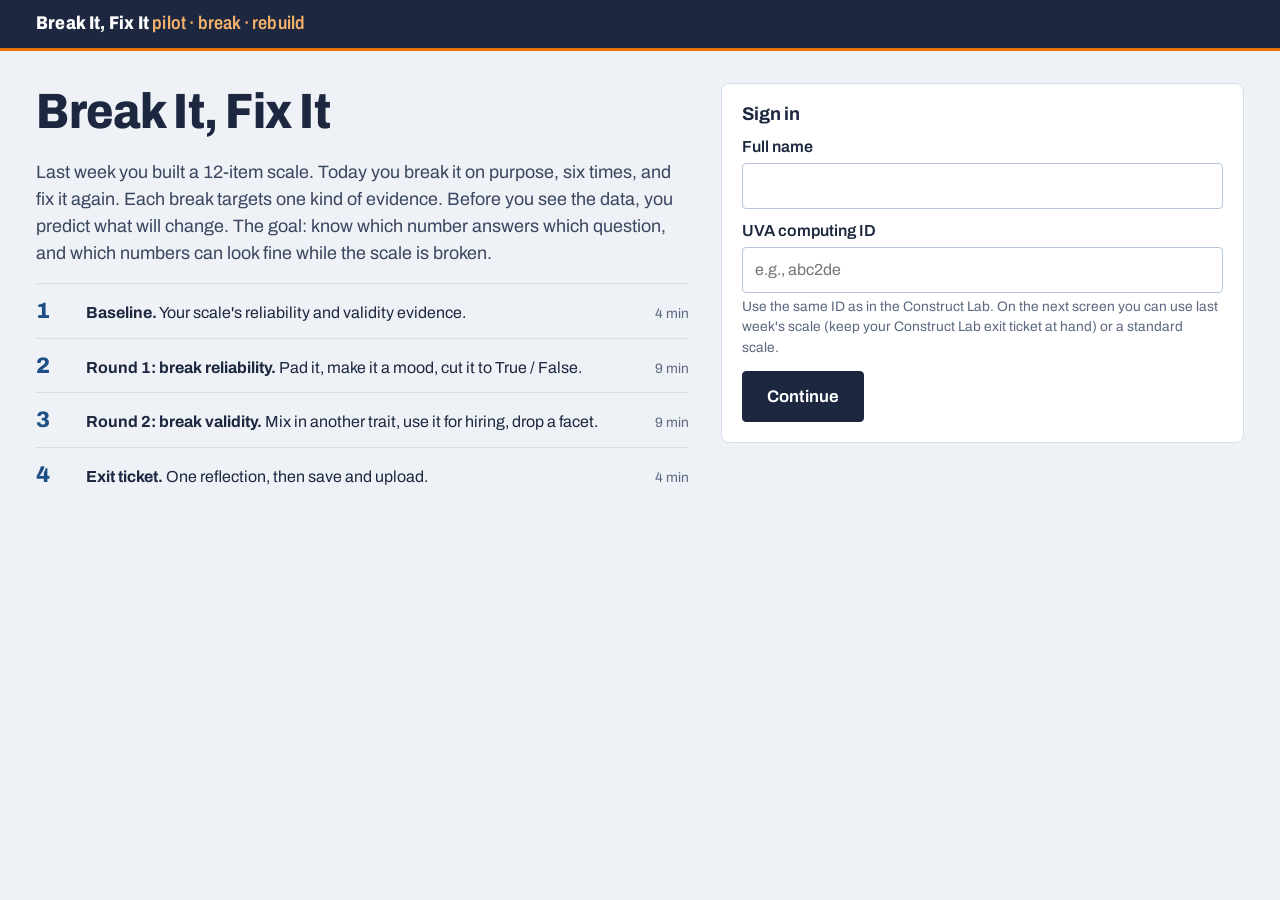
<file: break-it/index.html>
<!doctype html>
<html lang="en">
<head>
  <meta charset="utf-8">
  <meta name="viewport" content="width=device-width, initial-scale=1">
  <title>Break It, Fix It</title>
  <meta name="description" content="Break a 12-item scale six times and fix it: alpha, test-retest, SEM, content, structure, convergent, discriminant, criterion, and known-groups evidence.">
  <meta name="theme-color" content="#1d2840">
  <link rel="icon" href="../icons/icon-192.png">
  <link rel="preconnect" href="https://fonts.googleapis.com">
  <link rel="preconnect" href="https://fonts.gstatic.com" crossorigin>
  <link href="https://fonts.googleapis.com/css2?family=Archivo:wdth,wght@62..125,400..800&family=Source+Serif+4:opsz,wght@8..60,400;8..60,600&display=swap" rel="stylesheet">
  <link rel="stylesheet" href="../styles.css">
  <link rel="stylesheet" href="break.css">
</head>
<body>
  <div id="root"><main><p style="padding:24px">Loading Break It, Fix It… If this message stays, enable JavaScript.</p></main></div>
  <script src="data.js"></script>
  <script src="../engine.js"></script>
  <script src="core.js"></script>
  <script src="map.js"></script>
  <script src="viz.js"></script>
  <script src="app.js"></script>
</body>
</html>
</file>
<file: styles.css>
/* Construct Lab · visual system
   Drafting table (cool paper), cyanotype blueprint for the test specification,
   index cards for items (Rust's card method), quiet everywhere else. */

:root {
  --ink: #1d2840;
  --ink-2: #3a4660;
  --muted: #5b6880;
  --paper: #eef2f6;
  --card: #ffffff;
  --rule: #d5dfea;
  --rule-strong: #b7c6d8;
  --cyan: #1e4e86;
  --cyan-deep: #133863;
  --cyan-line: rgba(220, 234, 250, 0.30);
  --orange: #e57200;
  --index-red: #d04a3f;
  --good: #2e7d4f;
  --warn: #a85a06;
  --bad: #b23a3a;
  --good-bg: #e6f3eb;
  --warn-bg: #fdf0e1;
  --bad-bg: #fbe8e8;
  --focus: #e57200;

  /* facet colors: categorical, distinguishable for common color-vision deficiencies,
     never used alone (always paired with a name or letter) */
  --f0: #2a6fb0; /* self-efficacy */
  --f1: #b9861a; /* achievement-striving */
  --f2: #2f8f5f; /* perseverance */
  --f3: #7a58b0; /* introspection */
  --f4: #c94f78; /* aesthetics */
  --f5: #23898c; /* abstract-thinking */

  --display: "Archivo", "Helvetica Neue", Arial, sans-serif;
  --text: "Archivo", "Helvetica Neue", Arial, sans-serif;
  --serif: "Source Serif 4", Georgia, "Times New Roman", serif;

  --r-sm: 4px;
  --r-md: 8px;
  --shadow-card: 0 1px 0 rgba(29, 40, 64, 0.06), 0 2px 6px rgba(29, 40, 64, 0.06);
  --maxw: 1240px;
}

* { box-sizing: border-box; }
html { -webkit-text-size-adjust: 100%; }
body {
  margin: 0;
  background: var(--paper);
  color: var(--ink);
  font-family: var(--text);
  font-size: 16px;
  line-height: 1.5;
  font-variant-numeric: tabular-nums;
}
img, svg { max-width: 100%; }
button, input, select, textarea { font: inherit; color: inherit; }
a { color: var(--cyan); }
:focus-visible { outline: 3px solid var(--focus); outline-offset: 2px; border-radius: 3px; }
.sr-only { position: absolute; width: 1px; height: 1px; overflow: hidden; clip: rect(0 0 0 0); white-space: nowrap; }

h1, h2, h3, h4 { font-family: var(--display); line-height: 1.15; margin: 0 0 0.4em; letter-spacing: -0.01em; }
h1 { font-size: clamp(2rem, 4.2vw, 3.1rem); font-weight: 800; font-stretch: 88%; }
h2 { font-size: clamp(1.45rem, 2.4vw, 1.9rem); font-weight: 750; font-stretch: 92%; }
h3 { font-size: 1.15rem; font-weight: 700; }
h4 { font-size: 1rem; font-weight: 700; }
p { margin: 0 0 0.8em; }
.lede { font-size: 1.12rem; color: var(--ink-2); max-width: 68ch; }
.muted { color: var(--muted); }
.small { font-size: 0.875rem; }
.nowrap { white-space: nowrap; }

/* ---------------------------------------------------------------- top bar */
.topbar {
  position: sticky; top: 0; z-index: 20;
  background: var(--ink);
  color: #fff;
  border-bottom: 3px solid var(--orange);
}
.topbar-inner {
  max-width: var(--maxw); margin: 0 auto; padding: 10px 16px;
  display: flex; align-items: center; gap: 18px; flex-wrap: wrap;
}
.brand { font-family: var(--display); font-weight: 800; font-stretch: 85%; font-size: 1.15rem; letter-spacing: 0.01em; white-space: nowrap; }
.brand span { color: #f5b26b; font-weight: 600; }
.track { display: flex; gap: 4px; flex: 1 1 auto; list-style: none; margin: 0; padding: 0; min-width: 0; overflow-x: auto; }
.track li { flex: 1 1 0; min-width: 92px; }
.track button {
  width: 100%; text-align: left; background: transparent; border: 0; color: #c7d0e0; cursor: pointer;
  padding: 4px 8px 6px; border-radius: var(--r-sm); font-size: 0.8rem; line-height: 1.2;
  border-top: 3px solid rgba(255, 255, 255, 0.18);
}
.track button b { display: block; font-size: 0.86rem; color: #fff; font-weight: 650; }
.track button[aria-current="step"] { border-top-color: var(--orange); color: #fff; background: rgba(255, 255, 255, 0.07); }
.track button.done { border-top-color: #7fc79c; }
.track button:disabled { cursor: default; opacity: 0.55; }
.clock { font-size: 0.82rem; color: #c7d0e0; white-space: nowrap; text-align: right; }
.clock strong { color: #fff; font-size: 1rem; }
.clock .over { color: #ffb36b; }
.who { font-size: 0.82rem; color: #c7d0e0; white-space: nowrap; }
.who button { background: none; border: 1px solid rgba(255,255,255,.35); color: #fff; border-radius: var(--r-sm); padding: 2px 8px; margin-left: 6px; cursor: pointer; font-size: .78rem; }

/* ---------------------------------------------------------------- layout */
main { max-width: var(--maxw); margin: 0 auto; padding: 24px 16px 80px; }
.stage-head { display: grid; grid-template-columns: 1fr auto; gap: 8px 24px; align-items: end; margin-bottom: 18px; }
.stage-head .step { font-family: var(--display); font-weight: 700; color: var(--orange); font-size: 0.95rem; margin-bottom: 2px; }
.stage-head .lede { margin: 0; }
.layout { display: grid; grid-template-columns: minmax(0, 1fr) 320px; gap: 24px; align-items: start; }
.layout.wide { grid-template-columns: minmax(0, 1fr); }
@media (max-width: 980px) { .layout { grid-template-columns: minmax(0, 1fr); } }

.panel { background: var(--card); border: 1px solid var(--rule); border-radius: var(--r-md); padding: 20px; margin-bottom: 20px; }
.panel > h3:first-child, .panel > h2:first-child { margin-top: 0; }
.panel-head { display: flex; align-items: baseline; justify-content: space-between; gap: 12px; flex-wrap: wrap; margin-bottom: 10px; }
.task-n { display: inline-grid; place-items: center; width: 1.7em; height: 1.7em; border-radius: 50%; background: var(--ink); color: #fff; font-size: 0.85rem; font-weight: 700; margin-right: 8px; vertical-align: 2px; }

/* ---------------------------------------------------------------- concept boxes */
.notes { position: sticky; top: 92px; max-height: calc(100vh - 110px); overflow: auto; padding-right: 2px; }
@media (max-width: 980px) { .notes { position: static; max-height: none; } }
.concept {
  background: #fff; border: 1px solid var(--rule); border-left: 4px solid var(--cyan);
  border-radius: var(--r-sm); padding: 12px 14px; margin-bottom: 12px; font-size: 0.92rem;
}
.concept h4 { margin: 0 0 4px; font-size: 0.98rem; color: var(--cyan-deep); }
.concept p { margin: 0 0 6px; }
.concept p:last-child { margin-bottom: 0; }
.concept .formula { font-family: var(--serif); font-style: italic; background: #f3f6fa; padding: 6px 8px; border-radius: 3px; margin: 6px 0; font-size: 0.98rem; }
.concept .src { color: var(--muted); font-size: 0.8rem; }
.concept.proc { border-left-color: var(--orange); }
.concept.proc h4 { color: #8a4300; }
.notes-title { font-family: var(--display); font-weight: 700; font-size: 0.95rem; color: var(--muted); margin: 0 0 8px; }

/* ---------------------------------------------------------------- buttons & controls */
.btn {
  display: inline-flex; align-items: center; gap: 8px; justify-content: center;
  min-height: 44px; padding: 10px 18px; border-radius: var(--r-sm); border: 1px solid var(--ink);
  background: var(--ink); color: #fff; font-weight: 650; cursor: pointer; text-decoration: none;
}
.btn:hover { background: #2b3a5c; }
.btn:disabled { background: #9aa6ba; border-color: #9aa6ba; cursor: not-allowed; }
.btn.ghost { background: #fff; color: var(--ink); border-color: var(--rule-strong); }
.btn.ghost:hover { background: #f3f6fa; }
.btn.big { font-size: 1.05rem; padding: 12px 24px; }
.btn.orange { background: var(--orange); border-color: var(--orange); color: #1d1300; }
.btn.orange:hover { background: #f08a24; }
.btn.small { min-height: 34px; padding: 5px 10px; font-size: 0.86rem; }
.row { display: flex; gap: 10px; flex-wrap: wrap; align-items: center; }
.spread { justify-content: space-between; }
.next-bar { display: flex; justify-content: space-between; align-items: center; gap: 12px; flex-wrap: wrap; border-top: 1px solid var(--rule); padding-top: 16px; margin-top: 8px; }
.next-bar .why { color: var(--muted); font-size: 0.92rem; max-width: 60ch; }

label.field { display: block; font-weight: 600; margin: 10px 0 4px; }
input[type="text"], input[type="number"], textarea, select {
  width: 100%; border: 1px solid var(--rule-strong); border-radius: var(--r-sm); padding: 10px 12px; background: #fff; min-height: 44px;
}
textarea { min-height: 96px; resize: vertical; line-height: 1.45; }
input[type="number"] { width: 110px; }
.hint { color: var(--muted); font-size: 0.86rem; margin-top: 4px; }

.choice-grid { display: grid; grid-template-columns: repeat(auto-fit, minmax(240px, 1fr)); gap: 12px; }
.choice {
  position: relative; display: block; border: 1px solid var(--rule-strong); border-radius: var(--r-md);
  padding: 14px 16px; cursor: pointer; background: #fff;
}
.choice input { position: absolute; opacity: 0; }
.choice:has(input:checked) { border-color: var(--ink); box-shadow: inset 0 0 0 2px var(--ink); }
.choice:has(input:focus-visible) { outline: 3px solid var(--focus); outline-offset: 2px; }
.choice .t { font-weight: 700; display: block; margin-bottom: 2px; }
.choice ul { margin: 6px 0 0; padding-left: 18px; font-size: 0.9rem; color: var(--ink-2); }

.feedback { border-radius: var(--r-sm); padding: 10px 12px; margin-top: 10px; font-size: 0.94rem; }
.feedback.ok { background: var(--good-bg); color: #1d5a37; }
.feedback.no { background: var(--bad-bg); color: #8a2525; }
.feedback.note { background: var(--warn-bg); color: #6d3c05; }

.pill { display: inline-flex; align-items: center; gap: 6px; border-radius: 999px; padding: 2px 10px; font-size: 0.8rem; font-weight: 600; border: 1px solid currentColor; background: #fff; white-space: nowrap; }
.swatch { display: inline-block; width: 10px; height: 10px; border-radius: 50%; background: currentColor; flex: none; }

/* ---------------------------------------------------------------- the blueprint (cyanotype) */
.blueprint {
  background-color: var(--cyan);
  background-image:
    linear-gradient(var(--cyan-line) 1px, transparent 1px),
    linear-gradient(90deg, var(--cyan-line) 1px, transparent 1px),
    linear-gradient(rgba(220, 234, 250, 0.09) 1px, transparent 1px),
    linear-gradient(90deg, rgba(220, 234, 250, 0.09) 1px, transparent 1px);
  background-size: 80px 80px, 80px 80px, 16px 16px, 16px 16px;
  color: #eef5ff; border-radius: var(--r-md); padding: 22px; position: relative;
  border: 1px solid var(--cyan-deep);
}
.blueprint h3 { color: #fff; font-stretch: 90%; }
.blueprint .muted, .blueprint .hint { color: #bcd2ec; }
.bp-table { width: 100%; border-collapse: collapse; margin-top: 10px; }
.bp-table th, .bp-table td { border: 1.5px solid rgba(238, 245, 255, 0.85); padding: 8px; text-align: center; }
.bp-table thead th { font-weight: 650; font-size: 0.9rem; }
.bp-table thead th small { display: block; font-weight: 400; color: #bcd2ec; font-size: 0.75rem; }
.bp-table tbody th { text-align: left; font-weight: 650; }
.bp-table tbody th small { display: block; font-weight: 400; color: #bcd2ec; font-size: 0.78rem; }
.bp-table tfoot td, .bp-table tfoot th { font-size: 0.85rem; color: #d7e6f8; }
.bp-table .ok { color: #9fe3b8; }
.bp-table .no { color: #ffc9a0; }
.stepper { display: inline-flex; align-items: center; gap: 6px; }
.stepper button {
  width: 34px; height: 34px; border-radius: 50%; border: 1.5px solid #eef5ff; background: transparent; color: #fff; cursor: pointer; font-size: 1.1rem; line-height: 1;
}
.stepper button:hover { background: rgba(255, 255, 255, 0.12); }
.stepper output { min-width: 1.4em; font-size: 1.25rem; font-weight: 700; font-family: var(--display); }
.bp-scroll { overflow-x: auto; }
.bp-mini { width: 100%; border-collapse: collapse; font-size: 0.86rem; }
.bp-mini th, .bp-mini td { border: 1px solid rgba(238, 245, 255, 0.7); padding: 5px 6px; text-align: center; }
.bp-mini tbody th { text-align: left; font-weight: 600; }
.bp-mini td.full { background: rgba(159, 227, 184, 0.22); }
.bp-mini td.over { background: rgba(229, 114, 0, 0.6); }
select[data-refac] { min-width: 160px; }

/* ---------------------------------------------------------------- item cards */
.bank-layout { display: grid; grid-template-columns: 360px minmax(0, 1fr); gap: 20px; align-items: start; }
@media (max-width: 980px) { .bank-layout { grid-template-columns: minmax(0, 1fr); } }
.bank-side { position: sticky; top: 92px; }
@media (max-width: 980px) { .bank-side { position: static; } }
.toolbar { display: flex; gap: 10px; flex-wrap: wrap; align-items: center; margin-bottom: 12px; }
.toolbar input[type="text"] { flex: 1 1 200px; width: auto; }
.seg { display: inline-flex; border: 1px solid var(--rule-strong); border-radius: var(--r-sm); overflow: hidden; background: #fff; }
.seg button { border: 0; background: transparent; padding: 8px 12px; cursor: pointer; min-height: 40px; font-size: 0.9rem; }
.seg button[aria-pressed="true"] { background: var(--ink); color: #fff; }
.cards { display: grid; grid-template-columns: repeat(auto-fill, minmax(280px, 1fr)); gap: 14px; }
.icard {
  background:
    linear-gradient(var(--index-red), var(--index-red)) 0 30px / 100% 1.5px no-repeat,
    repeating-linear-gradient(#fff 0 25px, #dbe7f3 25px 26px) 0 31px / 100% calc(100% - 31px) no-repeat,
    #fff;
  border: 1px solid var(--rule); border-radius: var(--r-sm); padding: 6px 14px 12px; box-shadow: var(--shadow-card);
  display: flex; flex-direction: column; gap: 8px; position: relative; scroll-margin-top: 100px;
}
.icard .meta { display: flex; justify-content: space-between; gap: 8px; font-size: 0.76rem; color: var(--muted); height: 22px; align-items: center; }
.icard .stmt { font-family: var(--serif); font-size: 1.04rem; line-height: 26px; margin: 0; padding-top: 2px; }
.icard.placed { border-left: 6px solid var(--fc, var(--ink)); }
.icard.hl { box-shadow: 0 0 0 3px var(--orange); }
.icard .flags { display: flex; gap: 6px; flex-wrap: wrap; }
.flag { font-size: 0.74rem; border-radius: 3px; padding: 1px 6px; background: var(--warn-bg); color: #6d3c05; border: 1px solid #f2cf9f; cursor: help; }
.place { display: grid; gap: 6px; background: #f6f9fc; border: 1px solid var(--rule); border-radius: var(--r-sm); padding: 8px; }
.place .lab { font-size: 0.78rem; color: var(--muted); font-weight: 600; }
.opts { display: flex; flex-wrap: wrap; gap: 6px; }
.opt { border: 1.5px solid var(--rule-strong); background: #fff; border-radius: 999px; padding: 4px 10px; cursor: pointer; font-size: 0.84rem; min-height: 34px; }
.opt[aria-pressed="true"] { border-color: var(--ink); background: var(--ink); color: #fff; }
.opt.fac[aria-pressed="true"] { background: var(--fc); border-color: var(--fc); }
.opt:disabled { opacity: 0.45; cursor: not-allowed; }
.tag { display: inline-flex; align-items: center; gap: 6px; font-size: 0.82rem; font-weight: 650; color: var(--fc); }
.counter { display: grid; grid-template-columns: repeat(3, 1fr); gap: 8px; margin: 12px 0; }
.counter div { background: #fff; border: 1px solid var(--rule); border-top: 4px solid var(--fc); border-radius: var(--r-sm); padding: 8px; font-size: 0.82rem; }
.counter b { display: block; font-size: 1.3rem; font-family: var(--display); }

/* map */
.map { background: #fff; border: 1px solid var(--rule); border-radius: var(--r-md); padding: 8px; }
.map svg { display: block; width: 100%; height: auto; }
.map .dot { cursor: pointer; }
.map-legend { display: flex; flex-wrap: wrap; gap: 6px 12px; font-size: 0.8rem; color: var(--ink-2); padding: 6px 4px 2px; }

/* ---------------------------------------------------------------- respondent form (face validity) */
.form-paper { background: #fff; border: 1px solid var(--rule-strong); border-radius: 2px; padding: 22px 22px 8px; box-shadow: 0 6px 18px rgba(29, 40, 64, 0.08); }
.form-paper .form-title { font-family: var(--serif); font-size: 1.3rem; font-weight: 600; margin-bottom: 4px; }
.form-paper .form-instr { font-family: var(--serif); color: var(--ink-2); margin-bottom: 12px; }
.fv-row { display: grid; grid-template-columns: 2em minmax(0, 1fr) auto; gap: 10px; padding: 10px 0; border-top: 1px solid var(--rule); align-items: start; }
.fv-row .n { font-weight: 700; color: var(--muted); }
.fv-row .s { font-family: var(--serif); font-size: 1.02rem; }
.fv-row .scale { display: flex; gap: 4px; margin-top: 6px; flex-wrap: wrap; }
.fv-row .scale span { border: 1px solid var(--rule-strong); border-radius: 3px; padding: 1px 6px; font-size: 0.72rem; color: var(--muted); }
.fv-judge { display: flex; flex-direction: column; gap: 6px; min-width: 190px; }
.fv-judge select { min-height: 38px; padding: 6px 8px; font-size: 0.86rem; }
@media (max-width: 640px) { .fv-row { grid-template-columns: 2em minmax(0, 1fr); } .fv-judge { grid-column: 1 / -1; } }

/* ---------------------------------------------------------------- tables */
.tbl-wrap { overflow-x: auto; }
table.data { width: 100%; border-collapse: collapse; font-size: 0.9rem; }
table.data th, table.data td { padding: 7px 8px; border-bottom: 1px solid var(--rule); text-align: left; vertical-align: top; }
table.data thead th { font-size: 0.8rem; color: var(--muted); font-weight: 650; border-bottom: 2px solid var(--rule-strong); }
table.data td.num, table.data th.num { text-align: right; white-space: nowrap; }
table.data tr.group th { background: #f3f6fa; color: var(--ink); font-size: 0.9rem; border-left: 5px solid var(--fc); }
table.data tr.cut td { opacity: 0.45; text-decoration: line-through; }
table.data tr.cut td.keep { text-decoration: none; opacity: 1; }
.stmt-cell { font-family: var(--serif); font-size: 0.95rem; min-width: 220px; max-width: 420px; }
.good { color: var(--good); font-weight: 700; }
.warn { color: var(--warn); font-weight: 700; }
.bad { color: var(--bad); font-weight: 700; }
.chip { display: inline-block; font-size: 0.72rem; padding: 1px 6px; border-radius: 3px; margin: 1px 3px 1px 0; white-space: nowrap; }
.chip.w { background: var(--warn-bg); color: #6d3c05; }
.chip.b { background: var(--bad-bg); color: #8a2525; }
.chip.g { background: var(--good-bg); color: #1d5a37; }
.facbar { display: inline-block; width: 64px; height: 8px; background: #e7edf4; border-radius: 4px; position: relative; vertical-align: middle; margin-left: 6px; }
.facbar i { position: absolute; top: -2px; width: 3px; height: 12px; background: var(--ink); border-radius: 1px; }
.cutbox { width: 22px; height: 22px; accent-color: var(--bad); cursor: pointer; }

/* stats tiles */
.tiles { display: grid; grid-template-columns: repeat(auto-fit, minmax(170px, 1fr)); gap: 12px; margin: 10px 0 16px; }
.tile { background: #fff; border: 1px solid var(--rule); border-radius: var(--r-sm); padding: 12px; }
.tile .v { font-family: var(--display); font-size: 1.7rem; font-weight: 800; font-stretch: 90%; line-height: 1.1; }
.tile .k { font-size: 0.84rem; color: var(--muted); }

/* network */
.net-wrap { display: grid; grid-template-columns: minmax(0, 1.4fr) minmax(0, 1fr); gap: 18px; align-items: start; }
@media (max-width: 860px) { .net-wrap { grid-template-columns: minmax(0, 1fr); } }
.net { background: #fff; border: 1px solid var(--rule); border-radius: var(--r-md); }
.net svg { display: block; width: 100%; height: auto; }
.tabs { display: flex; gap: 4px; border-bottom: 1px solid var(--rule); margin-bottom: 14px; flex-wrap: wrap; }
.tabs button { border: 0; background: none; padding: 10px 14px; cursor: pointer; border-bottom: 3px solid transparent; font-weight: 600; color: var(--muted); min-height: 44px; }
.tabs button[aria-selected="true"] { color: var(--ink); border-bottom-color: var(--orange); }

.runs { list-style: none; padding: 0; margin: 0; font-size: 0.86rem; }
.runs li { padding: 6px 0; border-bottom: 1px dashed var(--rule); display: flex; justify-content: space-between; gap: 8px; }

/* respondents animation */
.crowd { display: grid; grid-template-columns: repeat(30, 1fr); gap: 3px; max-width: 520px; margin: 12px 0; }
.crowd i { aspect-ratio: 1; border-radius: 2px; background: #dfe7f0; }
.crowd i.on { background: var(--cyan); transition: background 0.15s; }
@media (prefers-reduced-motion: reduce) { .crowd i.on { transition: none; } }

/* MCQ */
.mcq { border: 1px solid var(--rule); border-radius: var(--r-md); padding: 14px 16px; margin-bottom: 12px; background: #fff; }
.mcq legend { font-weight: 650; padding: 0 4px; }
.mcq label { display: flex; gap: 10px; align-items: flex-start; padding: 6px 4px; cursor: pointer; border-radius: 4px; }
.mcq label:hover { background: #f5f8fb; }
.mcq input { margin-top: 4px; width: 18px; height: 18px; accent-color: var(--ink); }
.wc { font-size: 0.82rem; color: var(--muted); text-align: right; }

/* welcome */
.hero { display: grid; grid-template-columns: minmax(0, 1.25fr) minmax(0, 1fr); gap: 32px; align-items: start; margin-top: 8px; }
@media (max-width: 900px) { .hero { grid-template-columns: minmax(0, 1fr); } }
.plan { list-style: none; padding: 0; margin: 16px 0 0; counter-reset: s; }
.plan li { display: grid; grid-template-columns: 40px 1fr auto; gap: 10px; padding: 10px 0; border-top: 1px solid var(--rule); align-items: baseline; }
.plan li::before { counter-increment: s; content: counter(s); font-family: var(--display); font-weight: 800; font-size: 1.4rem; color: var(--cyan); }
.plan li .m { color: var(--muted); font-size: 0.86rem; white-space: nowrap; }

.toast { position: fixed; bottom: 16px; left: 50%; transform: translateX(-50%); background: var(--ink); color: #fff; padding: 10px 16px; border-radius: var(--r-sm); z-index: 50; max-width: 90vw; font-size: 0.92rem; }

/* dumbbell */
.dumb text { font-family: var(--text); font-size: 12px; fill: var(--ink-2); }

/* ---------------------------------------------------------------- exit ticket (screen + print) */
.ticket-actions { max-width: 860px; margin: 0 auto 16px; }
.ticket {
  max-width: 860px; margin: 0 auto; background: #fff; border: 1px solid var(--rule-strong); padding: 32px 36px; color: #111827;
  font-size: 13.5px; line-height: 1.45;
}
.ticket h1 { font-size: 26px; margin: 0; font-stretch: 90%; }
.ticket h2 { font-size: 16px; margin: 18px 0 6px; padding-bottom: 3px; border-bottom: 2px solid var(--ink); font-stretch: 95%; }
.ticket .t-head { display: grid; grid-template-columns: 1fr auto; gap: 16px; align-items: start; border-bottom: 4px solid var(--orange); padding-bottom: 12px; }
.ticket .t-id { text-align: right; font-size: 12.5px; }
.ticket .t-id b { font-size: 15px; }
.ticket .score { display: grid; grid-template-columns: 120px 1fr; gap: 16px; align-items: center; margin-top: 14px; }
.ticket .score > table td:nth-child(2) { white-space: nowrap; }
.ticket .score .big { font-family: var(--display); font-size: 44px; font-weight: 800; line-height: 1; text-align: center; border: 3px solid var(--ink); border-radius: 8px; padding: 8px 4px; }
.ticket .score .big small { display: block; font-size: 12px; font-weight: 600; color: var(--muted); }
.ticket table { width: 100%; border-collapse: collapse; }
.ticket th, .ticket td { border: 1px solid #cfd8e3; padding: 4px 6px; text-align: left; vertical-align: top; }
.ticket thead th { background: #eef2f6; font-size: 12px; }
.ticket td.num { text-align: right; }
.ticket .box { border: 1.5px solid var(--cyan); border-radius: 6px; padding: 10px 12px; margin: 10px 0; break-inside: avoid; }
.ticket .box h3 { font-size: 13.5px; color: var(--cyan-deep); margin: 0 0 4px; }
.ticket .box.submit { border-color: var(--orange); background: #fff8f0; }
.ticket .box.submit h3 { color: #8a4300; }
.ticket .box ol { margin: 4px 0 0; padding-left: 20px; }
.ticket .defs { display: grid; grid-template-columns: 1fr 1fr; gap: 8px; }
.ticket .defs .box { margin: 0; }
.ticket .refl { white-space: pre-wrap; border-left: 3px solid #cfd8e3; padding: 4px 10px; margin: 4px 0 10px; font-family: var(--serif); }
.ticket .machine { font-family: "Courier New", monospace; font-size: 7px; line-height: 1.15; word-break: break-all; color: #374151; border-top: 1px dashed #9aa6ba; margin-top: 16px; padding-top: 6px; }
.ticket .verify { display: flex; justify-content: space-between; gap: 12px; font-size: 12px; margin-top: 8px; }
.ticket .two { display: grid; grid-template-columns: 1fr 1fr; gap: 14px; }
@media (max-width: 700px) { .ticket { padding: 18px 16px; } .ticket .two, .ticket .defs { grid-template-columns: 1fr; } }

@media print {
  @page { size: letter; margin: 12mm; }
  body { background: #fff; }
  .topbar, .ticket-actions, .no-print, .toast { display: none !important; }
  main { padding: 0; max-width: none; }
  .ticket { border: 0; padding: 0; max-width: none; font-size: 11.5px; }
  .ticket h2 { break-after: avoid; }
  .ticket table, .ticket .box { break-inside: avoid; }
  .ticket .defs { grid-template-columns: 1fr 1fr; }
  .ticket .two { grid-template-columns: 1fr 1fr; }
}

/* small screens: a compact, non-sticky top bar and scrollable ticket tables */
@media (max-width: 640px) {
  .topbar { position: static; }
  .topbar-inner { gap: 8px; padding: 8px 12px; }
  .track li { min-width: 76px; }
  .clock { text-align: left; }
  main { padding-top: 16px; }
  .ticket { overflow-x: auto; }
  .ticket .score { grid-template-columns: 1fr; }
}

.panel .concept { margin-top: 16px; }

/* ---------------------------------------------------------------- task status, radio marks, funnel */
.status { display: inline-block; vertical-align: 3px; margin-left: 8px; font-size: 0.72rem; font-weight: 700; font-family: var(--text);
  padding: 2px 8px; border-radius: 999px; background: var(--warn-bg); color: #6d3c05; border: 1px solid #f2cf9f; }
.status.done { background: var(--good-bg); color: #1d5a37; border-color: #b9dfc7; }
.blueprint .status { background: rgba(255, 255, 255, 0.14); color: #fff; border-color: rgba(255, 255, 255, 0.5); }
.blueprint .status.done { background: #9fe3b8; color: #12381f; border-color: #9fe3b8; }
.choice .t { display: flex; align-items: center; gap: 10px; }
.choice .radio { width: 20px; height: 20px; border-radius: 50%; border: 2px solid var(--rule-strong); flex: none; background: #fff; }
.choice:has(input:checked) .radio { border-color: var(--ink); background: radial-gradient(circle, var(--ink) 0 5px, #fff 6px); }
.choice:hover { border-color: var(--ink-2); }
.bp-note { background: rgba(255, 255, 255, 0.95); color: var(--ink); border-left: 5px solid var(--orange); border-radius: var(--r-sm); padding: 10px 12px; margin: 8px 0 10px; font-size: 0.95rem; }
.panel.locked { background: #f6f8fb; border-style: dashed; }
.funnel { display: flex; align-items: stretch; gap: 8px; flex-wrap: wrap; margin: 6px 0 18px; }
.fstep { display: flex; align-items: center; gap: 10px; background: #fff; border: 1px solid var(--rule); border-radius: var(--r-sm); padding: 8px 12px; flex: 1 1 180px; }
.fstep b { font-family: var(--display); font-size: 1.7rem; font-weight: 800; color: var(--cyan); line-height: 1; }
.fstep span { font-size: 0.86rem; font-weight: 650; line-height: 1.25; }
.fstep small { display: block; font-weight: 400; color: var(--muted); font-size: 0.78rem; }
.fstep.on { border-color: var(--orange); box-shadow: inset 0 0 0 1px var(--orange); }
.fstep.on b { color: var(--orange); }
.farrow { align-self: center; color: var(--muted); font-size: 1.2rem; }
@media (max-width: 640px) { .farrow { display: none; } }

/* ---------------------------------------------------------------- definitions drawer */
.defs-btn { background: var(--orange) !important; border-color: var(--orange) !important; color: #1d1300 !important; font-weight: 700; margin: 0 8px 0 0 !important; }
.def-fab { position: fixed; right: 18px; bottom: 18px; z-index: 30; background: var(--ink); color: #fff; border: 2px solid var(--orange);
  border-radius: 999px; padding: 10px 16px; min-height: 44px; font-weight: 700; cursor: pointer; box-shadow: 0 6px 18px rgba(29, 40, 64, 0.25); }
.def-fab:hover { background: #2b3a5c; }
.defs { position: fixed; top: 0; right: 0; bottom: 0; width: min(400px, 100vw); z-index: 60; background: #fff; border-left: 4px solid var(--orange);
  box-shadow: -10px 0 30px rgba(29, 40, 64, 0.2); padding: 18px 20px 40px; overflow-y: auto; transform: translateX(105%); transition: transform 0.2s ease; visibility: hidden; }
.defs.open { transform: none; visibility: visible; }
@media (prefers-reduced-motion: reduce) { .defs { transition: none; } }
.defs-head { display: flex; justify-content: space-between; align-items: center; gap: 10px; position: sticky; top: -18px; background: #fff; padding: 6px 0 8px; margin-bottom: 4px; z-index: 1; }
.defs-head h2 { margin: 0; font-size: 1.4rem; }
.defs h3 { margin: 18px 0 6px; font-size: 1.05rem; }
.def-card { border: 1px solid var(--rule); border-left: 5px solid var(--fc, var(--cyan)); border-radius: var(--r-sm); padding: 10px 12px; margin-bottom: 10px; font-size: 0.93rem; }
.def-card h4 { margin: 0 0 4px; display: flex; align-items: center; gap: 6px; }
.def-card p { margin: 0 0 4px; }
.def-card .ex { font-family: var(--serif); color: var(--ink-2); font-size: 0.92rem; }
.def-card.plain { border-left-color: var(--orange); background: #fff8f0; }
.defs .funnel { flex-direction: column; }
@media print { .def-fab, .defs { display: none !important; } }

/* ---------------------------------------------------------------- response format */
.fmt { display: flex; gap: 8px; flex-wrap: wrap; margin: 8px 0; }
.fmt-btn { display: flex; flex-direction: column; align-items: center; min-width: 76px; min-height: 56px; padding: 6px 10px; border: 1.5px solid var(--rule-strong);
  border-radius: var(--r-md); background: #fff; cursor: pointer; line-height: 1.1; }
.fmt-btn b { font-family: var(--display); font-size: 1.35rem; font-weight: 800; }
.fmt-btn span { font-size: 0.74rem; color: var(--muted); }
.fmt-btn:hover { border-color: var(--ink-2); }
.fmt-btn[aria-pressed="true"] { background: var(--ink); border-color: var(--ink); color: #fff; }
.fmt-btn[aria-pressed="true"] span { color: #d7deea; }
.scale-preview { display: flex; gap: 6px; flex-wrap: wrap; margin: 10px 0 4px; }
.scale-preview span { flex: 1 1 90px; text-align: center; border: 1px solid var(--rule-strong); border-radius: var(--r-sm); padding: 6px 4px; font-weight: 700; background: #fbfcfe; }
.scale-preview span small { display: block; font-weight: 400; font-size: 0.76rem; color: var(--ink-2); }
.scale-preview span.mid { background: var(--warn-bg); border-color: #f2cf9f; }
.fmt-row { display: flex; align-items: center; justify-content: space-between; gap: 6px 16px; flex-wrap: wrap; margin-bottom: 12px; }
.fmt-row .small { flex: 1 1 320px; }
.fmt-row .fmt { margin: 0; }
.fmt-row .fmt-btn { min-height: 44px; min-width: 60px; padding: 4px 8px; }
.fmt-row .fmt-btn b { font-size: 1.1rem; }
.panel.fmt-panel { padding: 12px 20px 2px; border-left: 5px solid var(--cyan); }

.ticket .machine .mk { white-space: nowrap; word-break: normal; }

/* ---------------------------------------------------------------- cut advisor */
.tips { background: #fff8f0; border: 1px solid #f2cf9f; border-left: 5px solid var(--orange); border-radius: var(--r-sm); padding: 10px 14px; margin: 6px 0 4px; }
.tips summary { font-weight: 700; cursor: pointer; color: #8a4300; }
.tips ol { margin: 8px 0 6px; padding-left: 22px; }
.tips li { margin-bottom: 4px; font-size: 0.93rem; }
table.data tr.group .pv { font-weight: 500; font-size: 0.84rem; margin-left: 10px; color: var(--ink-2); }
.cutlist { list-style: none; padding: 0; margin: 0 0 10px; }
.cutlist li { display: grid; grid-template-columns: 170px minmax(0, 1fr) auto; gap: 12px; align-items: center; padding: 8px 0; border-bottom: 1px solid var(--rule); }
.cutlist .stmt-cell { min-width: 0; max-width: none; }
@media (max-width: 640px) { .cutlist li { grid-template-columns: 1fr; } }

table.data.edit .stmt-cell { min-width: 180px; max-width: 300px; }
table.data.edit td.cutcell { width: 40px; text-align: center; }
table.data.edit td:last-child { min-width: 170px; max-width: 240px; }
.sugg-cut { font-size: 0.8rem; color: #8a2525; background: #fbe8e8; border-radius: 3px; padding: 3px 6px; margin-bottom: 4px; line-height: 1.3; }
.sugg-keep { font-size: 0.8rem; color: #1d5a37; margin-bottom: 4px; }
table.data tr[data-suggested] td.cutcell { box-shadow: inset 4px 0 0 #b23a3a; }
</file>
<file: break-it/break.css>
/* Break It, Fix It: additions to ../styles.css */
.choice.pick { text-align: left; font: inherit; color: inherit; cursor: pointer; display: flex; flex-direction: column; gap: 4px; }
.choice.pick:hover, .choice.pick:focus-visible { border-color: var(--ink); box-shadow: inset 0 0 0 2px var(--ink); }
.muted-card { background: #f6f8fb; border-style: dashed; cursor: default; display: flex; flex-direction: column; gap: 4px; }

/* evidence board */
.board { display: grid; grid-template-columns: minmax(0, 1fr) minmax(0, 2fr); gap: 16px; margin: 4px 0 18px; }
@media (max-width: 860px) { .board { grid-template-columns: minmax(0, 1fr); } }
.board section { background: #fff; border: 1px solid var(--rule); border-radius: var(--r-md); padding: 12px; display: grid; grid-template-columns: repeat(auto-fill, minmax(180px, 1fr)); gap: 10px; align-content: start; }
.board section h4 { grid-column: 1 / -1; margin: 0 0 2px; color: var(--cyan-deep); }
.gauge { border: 1px solid var(--rule); border-left: 6px solid #b7c6d8; border-radius: var(--r-sm); padding: 8px 10px; background: #fbfcfe; }
.gauge.good { border-left-color: var(--good); }
.gauge.ok { border-left-color: #c9a227; }
.gauge.bad { border-left-color: var(--bad); }
.gauge.hl { box-shadow: 0 0 0 3px var(--orange); }
.gname { font-size: 0.82rem; font-weight: 700; color: var(--ink-2); display: flex; align-items: center; gap: 6px; }
.gval { font-family: var(--display); font-size: 1.75rem; font-weight: 800; font-stretch: 90%; line-height: 1.15; }
.gsub { font-size: 0.76rem; color: var(--muted); line-height: 1.3; }
.info { width: 20px; height: 20px; min-width: 20px; border-radius: 50%; border: 1.5px solid var(--cyan); background: #fff; color: var(--cyan); font-weight: 800; font-size: 0.72rem; line-height: 1; cursor: pointer; padding: 0; font-family: var(--serif); font-style: italic; }
.info:hover { background: var(--cyan); color: #fff; }

/* rounds */
.dots { display: flex; gap: 8px; flex-wrap: wrap; margin: 0 0 14px; }
.dot { font-size: 0.82rem; padding: 4px 10px; border-radius: 999px; border: 1px solid var(--rule-strong); background: #fff; color: var(--muted); }
.dot.on { border-color: var(--orange); color: var(--ink); font-weight: 700; }
.dot.done { background: var(--good-bg); border-color: #b9dfc7; color: #1d5a37; }
.breakcard { border-left: 6px solid var(--bad); }
.breakcard ul { margin: 6px 0 0; padding-left: 20px; }
.pred { display: grid; grid-template-columns: minmax(0, 1fr) auto; gap: 8px 16px; align-items: center; padding: 8px 0; border-top: 1px solid var(--rule); }
.pname { font-weight: 650; display: flex; gap: 8px; align-items: center; flex-wrap: wrap; }
.pname .now { font-weight: 400; color: var(--muted); font-size: 0.86rem; }
@media (max-width: 640px) { .pred { grid-template-columns: 1fr; } .pred .seg { flex-wrap: wrap; } }
.score-pill { font-weight: 700; background: var(--ink); color: #fff; border-radius: 999px; padding: 3px 12px; font-size: 0.86rem; }
table.data.cmp th { white-space: nowrap; }
table.data.cmp th .info { margin-left: 6px; vertical-align: 1px; }
table.data.cmp tr.focus { background: #fff8f0; }
table.data.cmp td.arrow { font-size: 1.15rem; font-weight: 800; text-align: center; color: var(--ink-2); }
table.data.cmp .why { font-size: 0.86rem; color: var(--ink-2); margin-top: 4px; max-width: 46ch; }
.fixes { display: grid; gap: 8px; }
.fixopt { display: flex; gap: 10px; align-items: flex-start; border: 1px solid var(--rule-strong); border-radius: var(--r-sm); padding: 10px 12px; cursor: pointer; background: #fff; }
.fixopt:has(input:checked) { border-color: var(--ink); box-shadow: inset 0 0 0 2px var(--ink); }
.fixopt.tried { background: #f6f8fb; }
.fixopt input { margin-top: 3px; width: 18px; height: 18px; accent-color: var(--ink); }
.scale-list { background: #fff; border: 1px solid var(--rule); border-radius: var(--r-sm); padding: 10px 14px; margin-bottom: 16px; }
.scale-list summary { cursor: pointer; font-weight: 700; }
.scale-list li { margin: 4px 0; font-family: var(--serif); }
.def-card.focus { box-shadow: 0 0 0 3px var(--orange); }
.ticket .box.review { border-color: var(--bad); }
.ticket .box ul { margin: 4px 0 0; padding-left: 18px; }
.ticket .box li { margin-bottom: 4px; }
.ticket .keyideas { display: grid; grid-template-columns: 1fr 1fr; gap: 8px; }
.ticket .keyideas .box { margin: 0; }
.ticket .two .box { break-inside: auto; }
@media (max-width: 700px) { .ticket .keyideas { grid-template-columns: 1fr; } }
@media print { .ticket .two .box { break-inside: auto; } .ticket .keyideas { grid-template-columns: 1fr 1fr; } }
.cl-import { gap: 8px; }
.cl-import .file-btn { align-self: flex-start; cursor: pointer; margin-top: 4px; }
.cl-import .file-btn:focus-within { outline: 3px solid #2f6fdb; outline-offset: 2px; }
.cl-import #cl-msg:empty { display: none; }
.cl-import .file-btn { position: relative; }
.cl-import .file-btn input[type="file"] { position: absolute; inset: 0; opacity: 0; width: 1px; height: 1px; }

/* pictures */
.gauge .mini { display: block; width: 100%; max-width: 220px; height: 14px; margin: 2px 0 4px; }
.vtabs { align-items: center; }
.vtabs .info { margin-left: 6px; }
.vwrap { background: #fff; border: 1px solid var(--rule); border-radius: var(--r-md); padding: 6px; }
.vwrap svg { display: block; width: 100%; height: auto; }
.vwrap.big svg { max-width: 760px; margin: 0 auto; }
.vwrap.small1 svg { max-width: 520px; margin: 0 auto; }
.vwrap.dumbw { margin: 6px 0 14px; }
.vwrap.dumbw svg { max-width: 760px; }
.vcap { padding: 6px 8px 2px; color: var(--ink-2); min-height: 1.2em; }
.vcap:empty { display: none; }
.vcap .chip { margin-left: 4px; }
.vpair { display: grid; grid-template-columns: minmax(0, 1fr) minmax(0, 1fr); gap: 14px; }
@media (max-width: 860px) { .vpair { grid-template-columns: minmax(0, 1fr); } }
.vfig { margin: 0; background: #fff; border: 1px solid var(--rule); border-radius: var(--r-md); padding: 6px; display: flex; flex-direction: column; }
.vfig svg { display: block; width: 100%; height: auto; }
.vfig figcaption { font-weight: 800; font-size: 0.9rem; padding: 4px 6px 6px; display: flex; gap: 8px; align-items: center; }
.vfig.before figcaption { color: var(--muted); }
.vfig.after { border-color: var(--orange); }
.vfig.after figcaption { color: var(--warn); }
.vgallery { display: grid; grid-template-columns: repeat(auto-fill, minmax(270px, 1fr)); gap: 12px; }
.vnode { cursor: pointer; outline: none; }
.vnode:focus-visible circle, .vnode:focus-visible rect { stroke: #e57200; stroke-width: 4; }
.edge { transition: opacity 0.15s; }
@media print { .vwrap, .vpair, .vgallery, .vtabs { display: none; } }
.tabs button.info { border: 1.5px solid var(--cyan); border-radius: 50%; padding: 0; min-height: 20px; width: 20px; height: 20px; color: var(--cyan); margin-left: 8px; }
.tabs button.info:hover { background: var(--cyan); color: #fff; }
</file>
